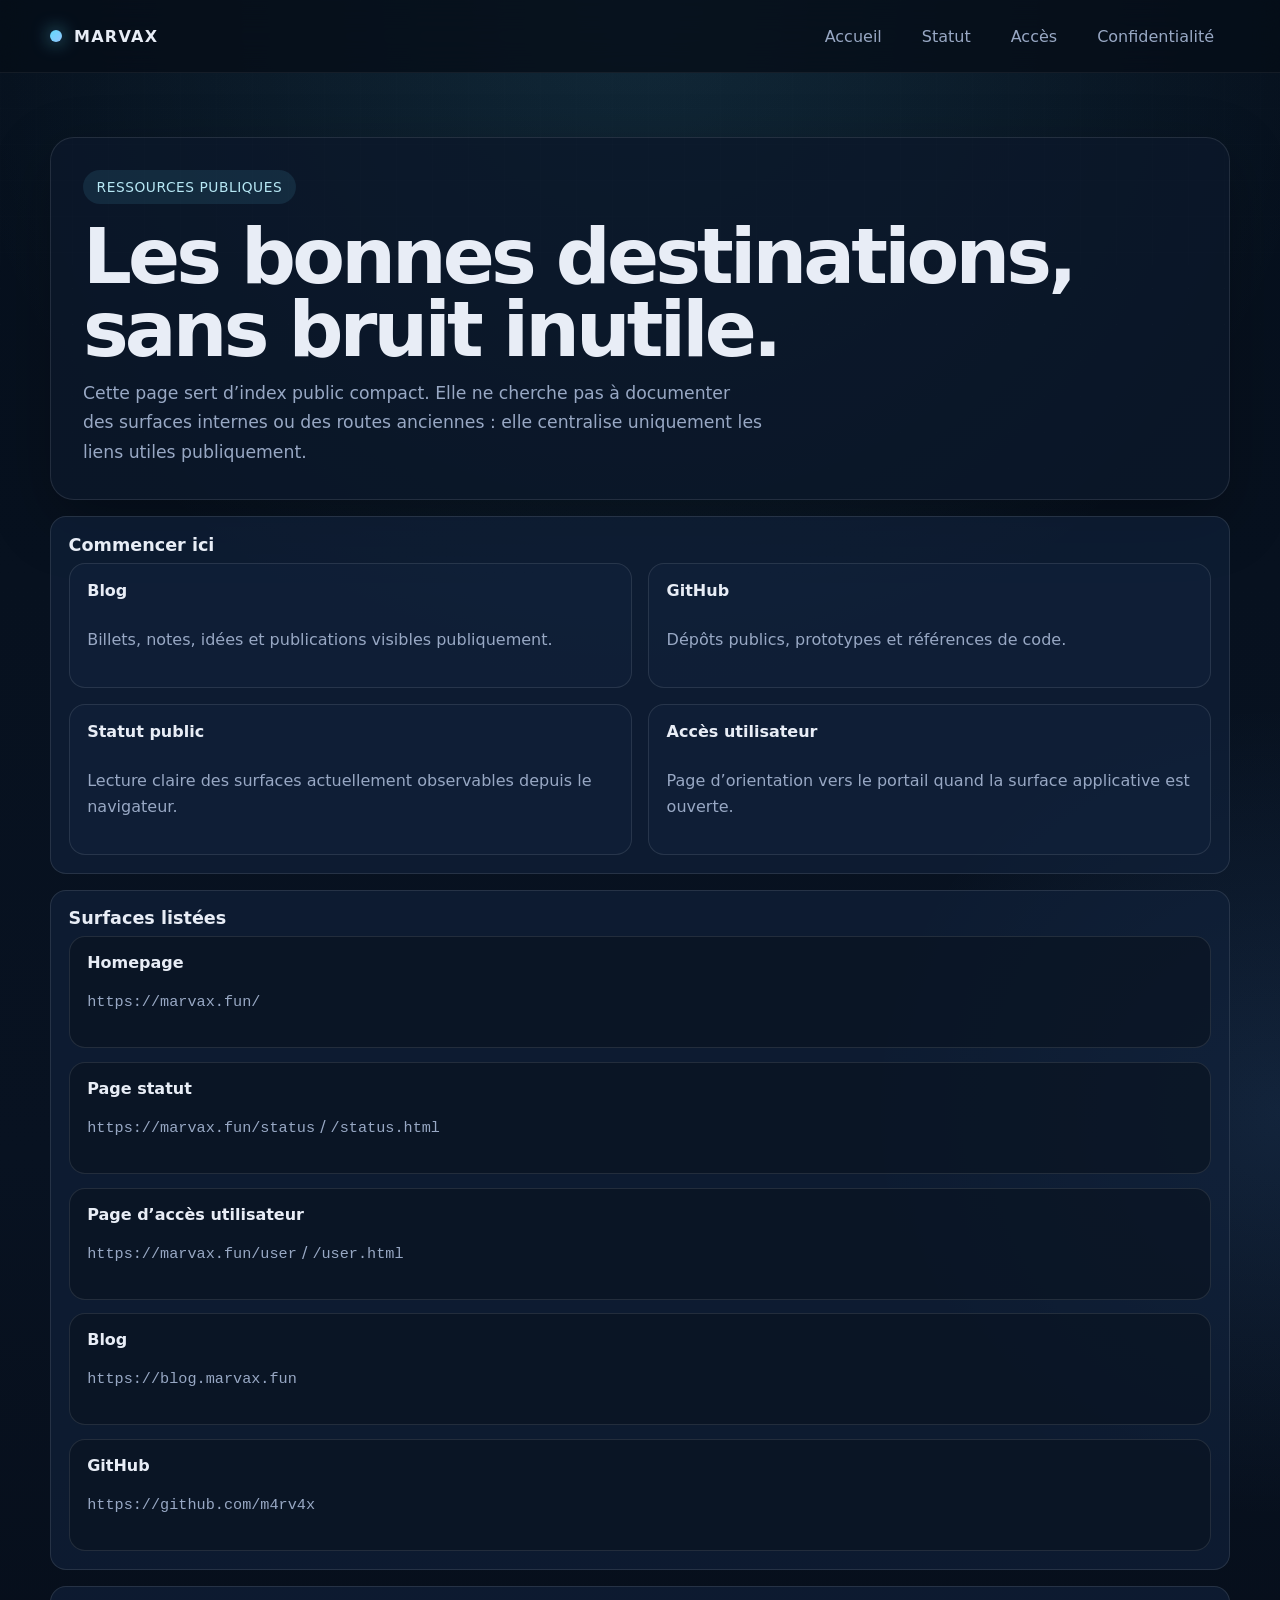
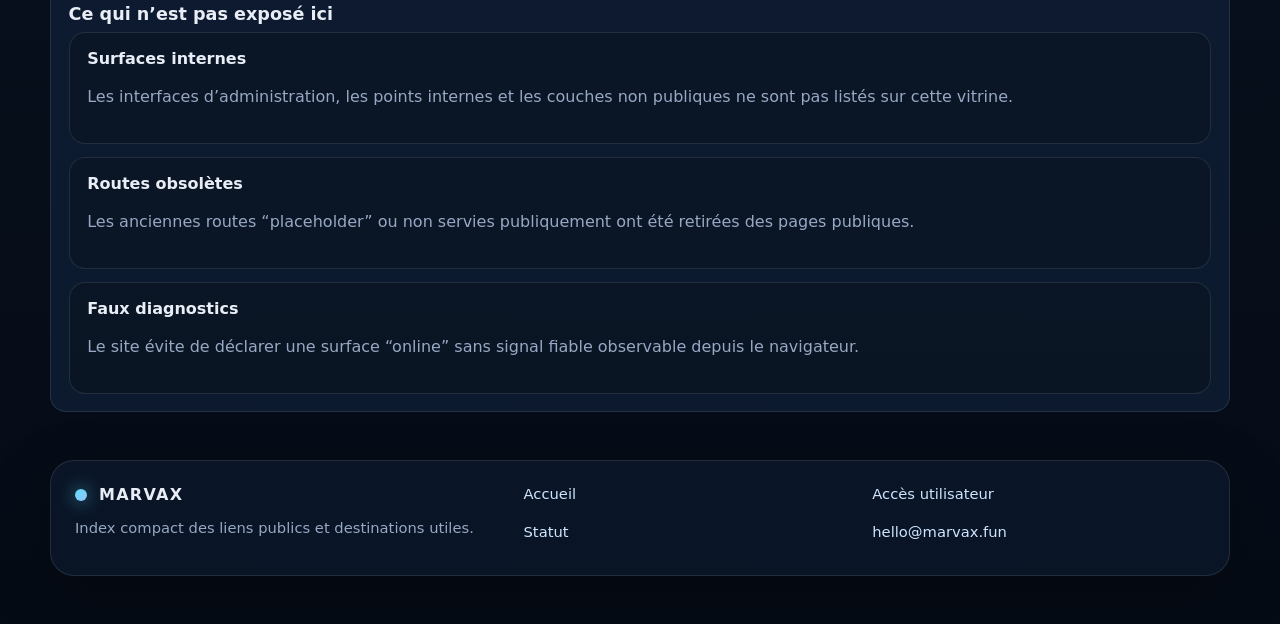
<file: docs.html>
<!doctype html>
<html lang="fr">
<head>
  <meta charset="utf-8" />
  <meta name="viewport" content="width=device-width, initial-scale=1" />
  <title>Marvax — ressources publiques</title>
  <meta name="description" content="Ressources publiques Marvax : blog, GitHub, page statut, accès utilisateur et périmètre public." />
  <link rel="canonical" href="https://marvax.fun/docs" />
  <link rel="stylesheet" href="/assets/site.css" />
</head>
<body>
  <header class="site-header">
    <div class="wrapper navbar">
      <a class="brand" href="/index.html"><span class="brand-mark" aria-hidden="true"></span><span>Marvax</span></a>
      <nav class="nav-links" aria-label="Navigation principale">
        <a href="/index.html">Accueil</a>
        <a href="/status.html">Statut</a>
        <a href="/user.html">Accès</a>
        <a href="/privacy.html">Confidentialité</a>
      </nav>
    </div>
  </header>

  <main class="page-hero">
    <div class="wrapper stack">
      <section class="panel">
        <div class="kicker">Ressources publiques</div>
        <h1>Les bonnes destinations, sans bruit inutile.</h1>
        <p class="lead">
          Cette page sert d’index public compact. Elle ne cherche pas à documenter des surfaces internes ou des routes anciennes : elle centralise uniquement les liens utiles publiquement.
        </p>
      </section>

      <section class="page-block">
        <h2>Commencer ici</h2>
        <div class="link-grid">
          <a class="link-card" href="https://blog.marvax.fun" target="_blank" rel="noopener noreferrer">
            <strong>Blog</strong>
            <p>Billets, notes, idées et publications visibles publiquement.</p>
          </a>
          <a class="link-card" href="https://github.com/m4rv4x" target="_blank" rel="noopener noreferrer">
            <strong>GitHub</strong>
            <p>Dépôts publics, prototypes et références de code.</p>
          </a>
          <a class="link-card" href="/status.html">
            <strong>Statut public</strong>
            <p>Lecture claire des surfaces actuellement observables depuis le navigateur.</p>
          </a>
          <a class="link-card" href="/user.html">
            <strong>Accès utilisateur</strong>
            <p>Page d’orientation vers le portail quand la surface applicative est ouverte.</p>
          </a>
        </div>
      </section>

      <section class="page-block">
        <h2>Surfaces listées</h2>
        <div class="listing">
          <div class="listing-item">
            <strong>Homepage</strong>
            <p><code>https://marvax.fun/</code></p>
          </div>
          <div class="listing-item">
            <strong>Page statut</strong>
            <p><code>https://marvax.fun/status</code> / <code>/status.html</code></p>
          </div>
          <div class="listing-item">
            <strong>Page d’accès utilisateur</strong>
            <p><code>https://marvax.fun/user</code> / <code>/user.html</code></p>
          </div>
          <div class="listing-item">
            <strong>Blog</strong>
            <p><code>https://blog.marvax.fun</code></p>
          </div>
          <div class="listing-item">
            <strong>GitHub</strong>
            <p><code>https://github.com/m4rv4x</code></p>
          </div>
        </div>
      </section>

      <section class="page-block">
        <h2>Ce qui n’est pas exposé ici</h2>
        <div class="listing">
          <div class="listing-item">
            <strong>Surfaces internes</strong>
            <p>Les interfaces d’administration, les points internes et les couches non publiques ne sont pas listés sur cette vitrine.</p>
          </div>
          <div class="listing-item">
            <strong>Routes obsolètes</strong>
            <p>Les anciennes routes “placeholder” ou non servies publiquement ont été retirées des pages publiques.</p>
          </div>
          <div class="listing-item">
            <strong>Faux diagnostics</strong>
            <p>Le site évite de déclarer une surface “online” sans signal fiable observable depuis le navigateur.</p>
          </div>
        </div>
      </section>
    </div>
  </main>

  <footer class="site-footer">
    <div class="wrapper panel footer-grid">
      <div>
        <div class="brand"><span class="brand-mark" aria-hidden="true"></span><span>Marvax</span></div>
        <p class="small">Index compact des liens publics et destinations utiles.</p>
      </div>
      <div class="footer-list small">
        <a href="/index.html">Accueil</a>
        <a href="/status.html">Statut</a>
      </div>
      <div class="footer-list small">
        <a href="/user.html">Accès utilisateur</a>
        <a href="mailto:hello@marvax.fun">hello@marvax.fun</a>
      </div>
    </div>
  </footer>
</body>
</html>
</file>
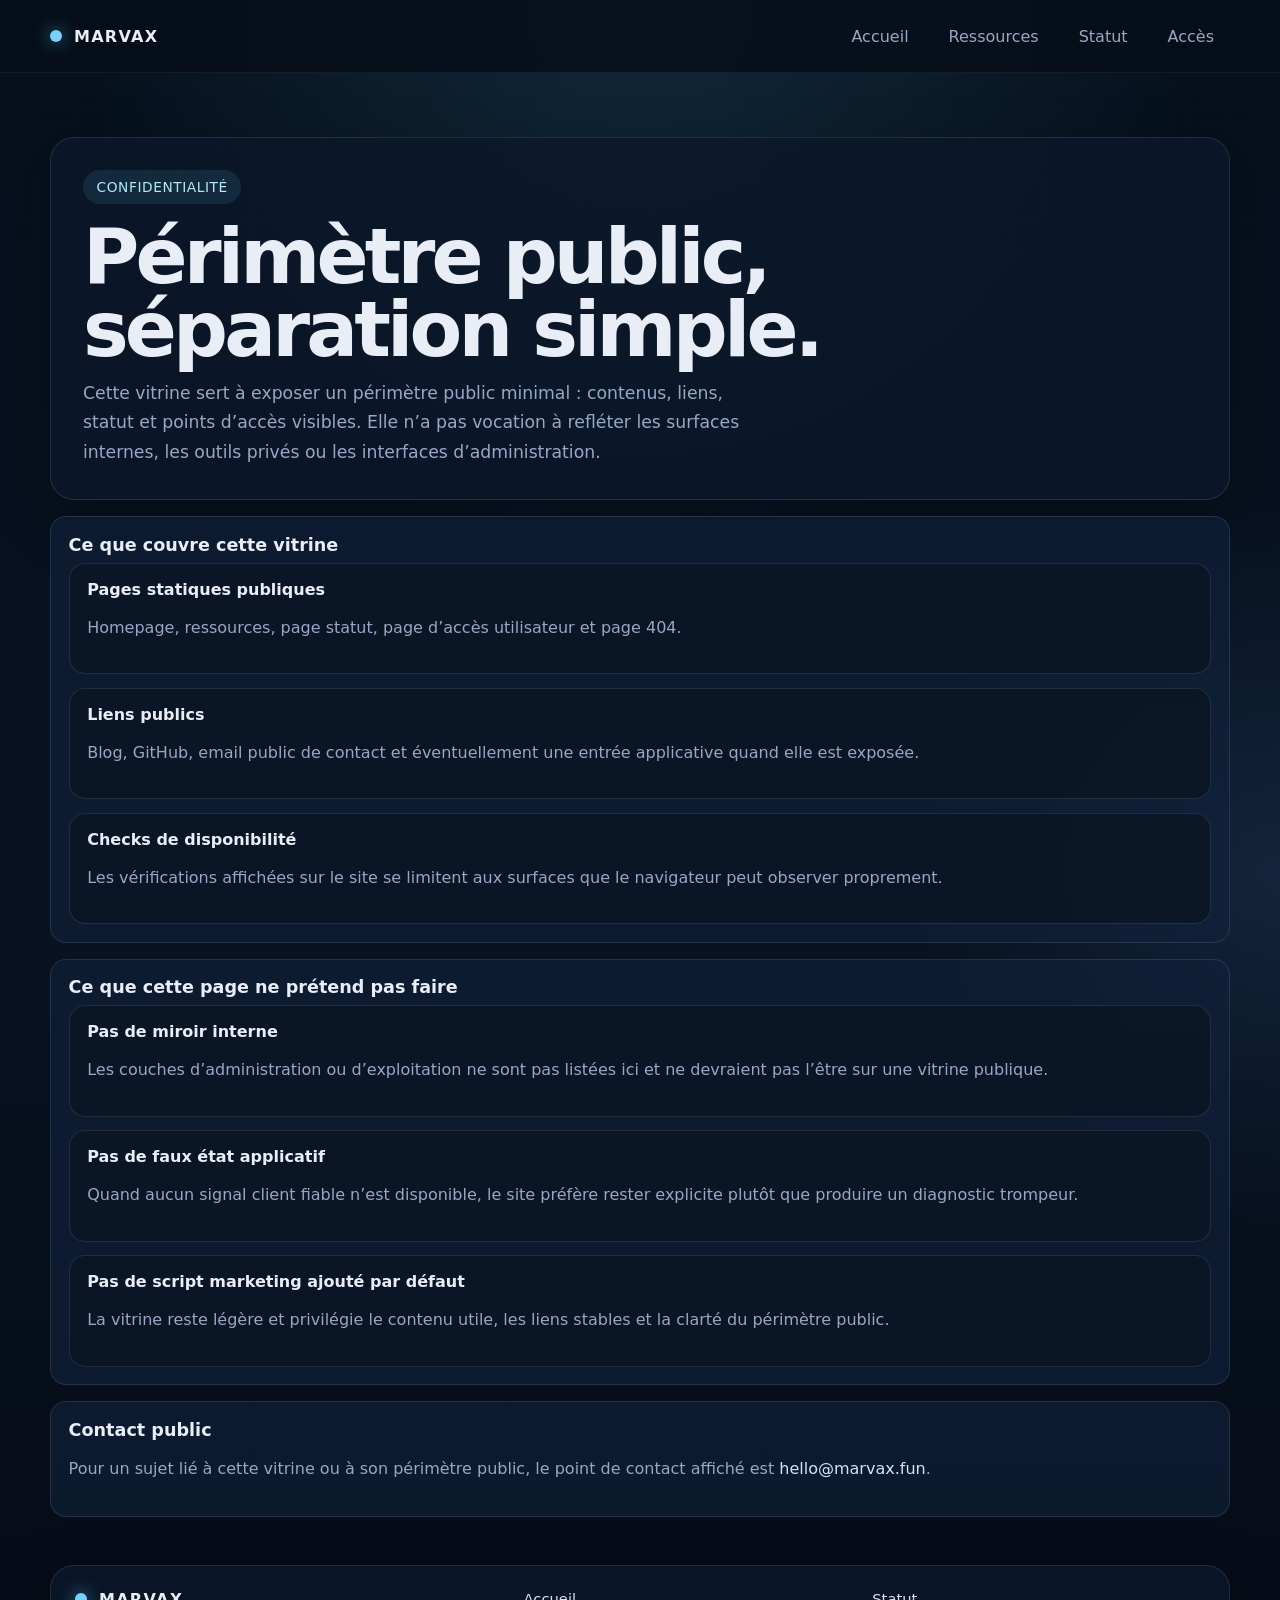
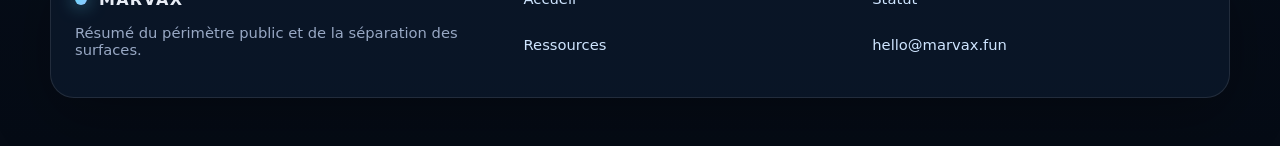
<file: privacy.html>
<!doctype html>
<html lang="fr">
<head>
  <meta charset="utf-8" />
  <meta name="viewport" content="width=device-width, initial-scale=1" />
  <title>Marvax — confidentialité et périmètre public</title>
  <meta name="description" content="Résumé du périmètre public de Marvax, de la séparation des surfaces et des points de contact publics." />
  <link rel="canonical" href="https://marvax.fun/privacy" />
  <link rel="stylesheet" href="/assets/site.css" />
</head>
<body>
  <header class="site-header">
    <div class="wrapper navbar">
      <a class="brand" href="/index.html"><span class="brand-mark" aria-hidden="true"></span><span>Marvax</span></a>
      <nav class="nav-links" aria-label="Navigation principale">
        <a href="/index.html">Accueil</a>
        <a href="/docs.html">Ressources</a>
        <a href="/status.html">Statut</a>
        <a href="/user.html">Accès</a>
      </nav>
    </div>
  </header>

  <main class="page-hero">
    <div class="wrapper stack">
      <section class="panel">
        <div class="kicker">Confidentialité</div>
        <h1>Périmètre public, séparation simple.</h1>
        <p class="lead">
          Cette vitrine sert à exposer un périmètre public minimal : contenus, liens, statut et points d’accès visibles. Elle n’a pas vocation à refléter les surfaces internes, les outils privés ou les interfaces d’administration.
        </p>
      </section>

      <section class="page-block">
        <h2>Ce que couvre cette vitrine</h2>
        <div class="listing">
          <div class="listing-item">
            <strong>Pages statiques publiques</strong>
            <p>Homepage, ressources, page statut, page d’accès utilisateur et page 404.</p>
          </div>
          <div class="listing-item">
            <strong>Liens publics</strong>
            <p>Blog, GitHub, email public de contact et éventuellement une entrée applicative quand elle est exposée.</p>
          </div>
          <div class="listing-item">
            <strong>Checks de disponibilité</strong>
            <p>Les vérifications affichées sur le site se limitent aux surfaces que le navigateur peut observer proprement.</p>
          </div>
        </div>
      </section>

      <section class="page-block">
        <h2>Ce que cette page ne prétend pas faire</h2>
        <div class="listing">
          <div class="listing-item">
            <strong>Pas de miroir interne</strong>
            <p>Les couches d’administration ou d’exploitation ne sont pas listées ici et ne devraient pas l’être sur une vitrine publique.</p>
          </div>
          <div class="listing-item">
            <strong>Pas de faux état applicatif</strong>
            <p>Quand aucun signal client fiable n’est disponible, le site préfère rester explicite plutôt que produire un diagnostic trompeur.</p>
          </div>
          <div class="listing-item">
            <strong>Pas de script marketing ajouté par défaut</strong>
            <p>La vitrine reste légère et privilégie le contenu utile, les liens stables et la clarté du périmètre public.</p>
          </div>
        </div>
      </section>

      <section class="page-block">
        <h2>Contact public</h2>
        <p>Pour un sujet lié à cette vitrine ou à son périmètre public, le point de contact affiché est <a class="text-link" href="mailto:hello@marvax.fun">hello@marvax.fun</a>.</p>
      </section>
    </div>
  </main>

  <footer class="site-footer">
    <div class="wrapper panel footer-grid">
      <div>
        <div class="brand"><span class="brand-mark" aria-hidden="true"></span><span>Marvax</span></div>
        <p class="small">Résumé du périmètre public et de la séparation des surfaces.</p>
      </div>
      <div class="footer-list small">
        <a href="/index.html">Accueil</a>
        <a href="/docs.html">Ressources</a>
      </div>
      <div class="footer-list small">
        <a href="/status.html">Statut</a>
        <a href="mailto:hello@marvax.fun">hello@marvax.fun</a>
      </div>
    </div>
  </footer>
</body>
</html>
</file>
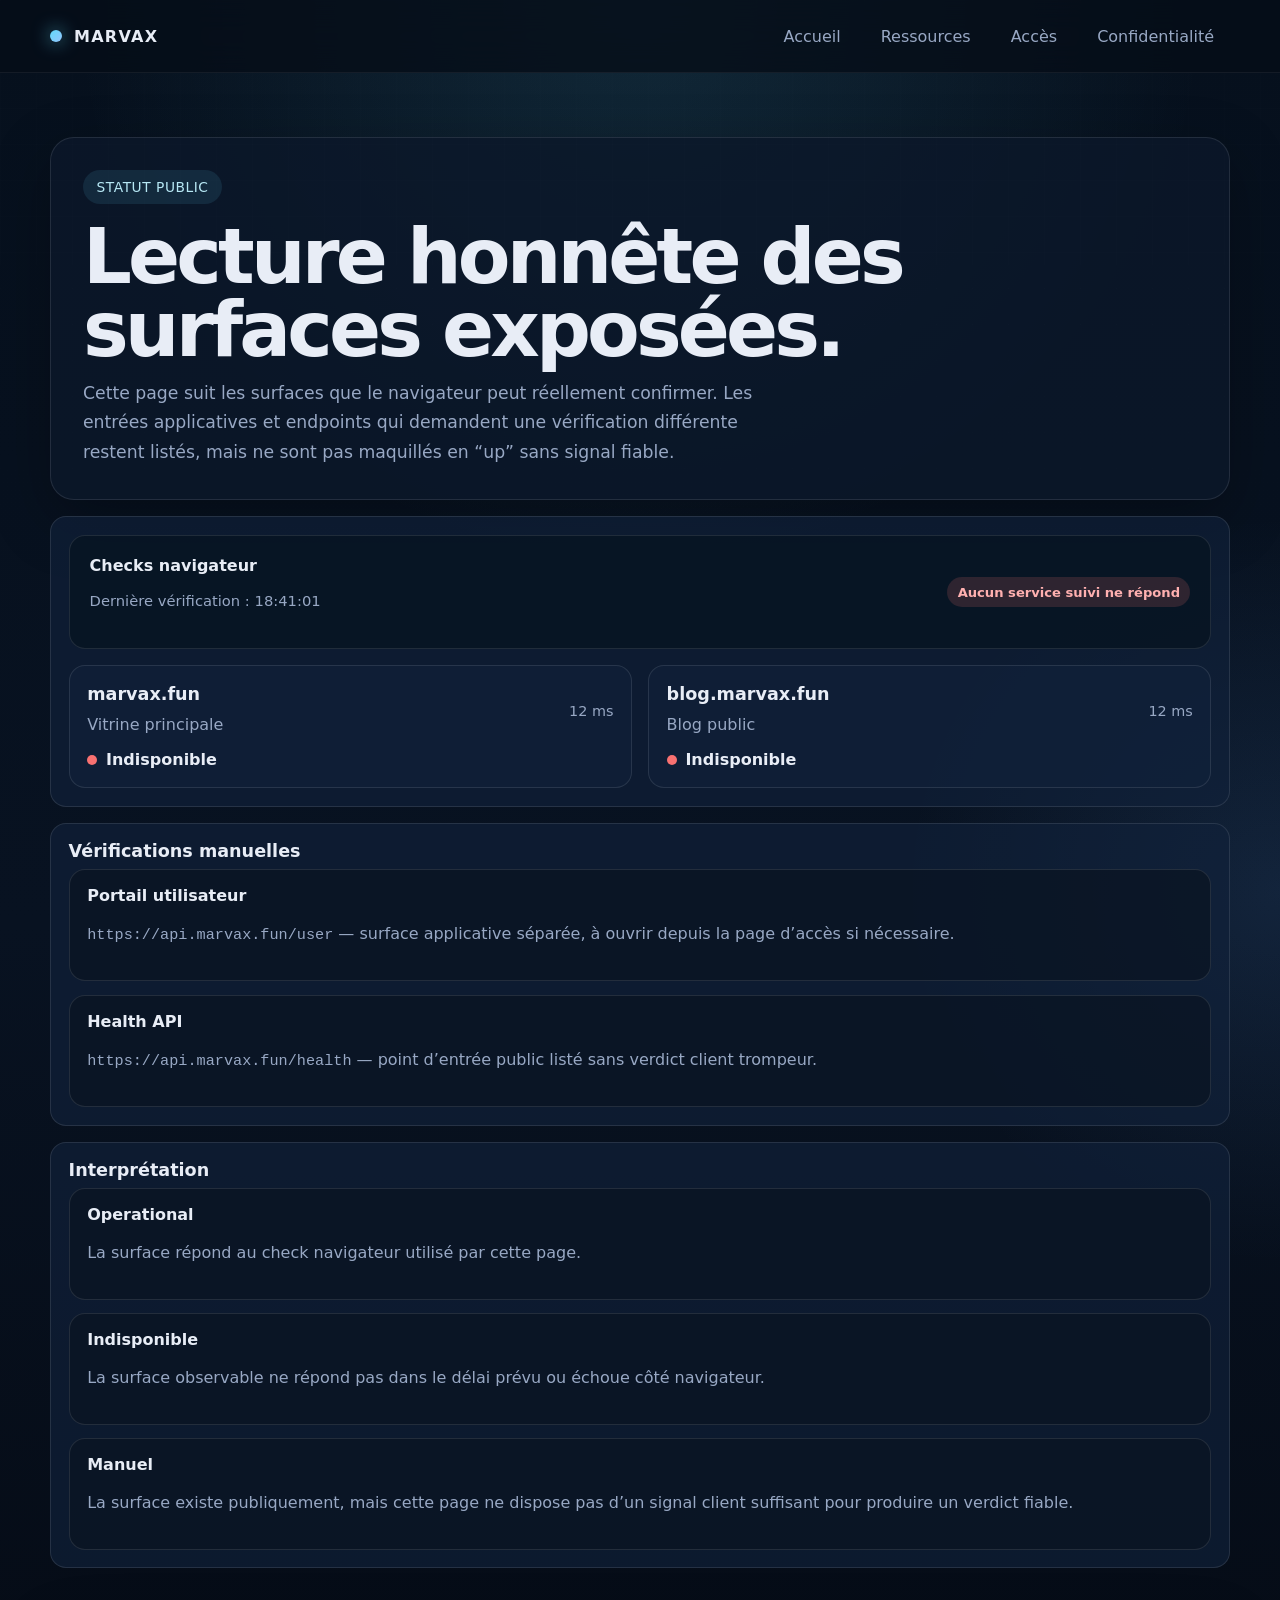
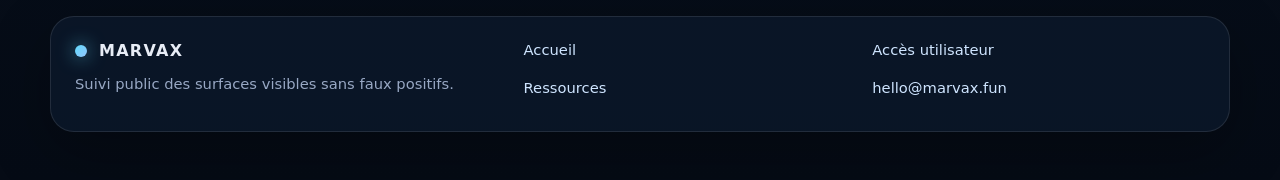
<file: status.html>
<!doctype html>
<html lang="fr">
<head>
  <meta charset="utf-8" />
  <meta name="viewport" content="width=device-width, initial-scale=1" />
  <title>Marvax — statut public</title>
  <meta name="description" content="Suivi public des surfaces visibles de Marvax, avec distinction entre checks navigateur et vérifications manuelles." />
  <link rel="canonical" href="https://marvax.fun/status" />
  <link rel="stylesheet" href="/assets/site.css" />
</head>
<body>
  <header class="site-header">
    <div class="wrapper navbar">
      <a class="brand" href="/index.html"><span class="brand-mark" aria-hidden="true"></span><span>Marvax</span></a>
      <nav class="nav-links" aria-label="Navigation principale">
        <a href="/index.html">Accueil</a>
        <a href="/docs.html">Ressources</a>
        <a href="/user.html">Accès</a>
        <a href="/privacy.html">Confidentialité</a>
      </nav>
    </div>
  </header>

  <main class="page-hero">
    <div class="wrapper stack">
      <section class="panel">
        <div class="kicker">Statut public</div>
        <h1>Lecture honnête des surfaces exposées.</h1>
        <p class="lead">
          Cette page suit les surfaces que le navigateur peut réellement confirmer. Les entrées applicatives et endpoints qui demandent une vérification différente restent listés, mais ne sont pas maquillés en “up” sans signal fiable.
        </p>
      </section>

      <section class="page-block">
        <div class="status-board" data-status-board data-interval="60000" data-timeout="8000">
          <div class="status-overview">
            <div>
              <strong>Checks navigateur</strong>
              <p class="small">Dernière vérification : <span data-role="timestamp">—</span></p>
            </div>
            <span class="badge-neutral" data-role="overall">En attente de vérification</span>
          </div>

          <div class="status-grid">
            <article class="status-card" data-service-url="https://marvax.fun">
              <div class="status-row">
                <div>
                  <h3>marvax.fun</h3>
                  <div class="status-url">Vitrine principale</div>
                </div>
                <span class="status-time" data-role="time">—</span>
              </div>
              <div class="status-label"><span class="status-dot checking" data-role="dot"></span><span data-role="label">Checking</span></div>
            </article>

            <article class="status-card" data-service-url="https://blog.marvax.fun">
              <div class="status-row">
                <div>
                  <h3>blog.marvax.fun</h3>
                  <div class="status-url">Blog public</div>
                </div>
                <span class="status-time" data-role="time">—</span>
              </div>
              <div class="status-label"><span class="status-dot checking" data-role="dot"></span><span data-role="label">Checking</span></div>
            </article>
          </div>
        </div>
      </section>

      <section class="page-block">
        <h2>Vérifications manuelles</h2>
        <div class="listing">
          <div class="listing-item">
            <strong>Portail utilisateur</strong>
            <p><code>https://api.marvax.fun/user</code> — surface applicative séparée, à ouvrir depuis la page d’accès si nécessaire.</p>
          </div>
          <div class="listing-item">
            <strong>Health API</strong>
            <p><code>https://api.marvax.fun/health</code> — point d’entrée public listé sans verdict client trompeur.</p>
          </div>
        </div>
      </section>

      <section class="page-block">
        <h2>Interprétation</h2>
        <div class="listing">
          <div class="listing-item">
            <strong>Operational</strong>
            <p>La surface répond au check navigateur utilisé par cette page.</p>
          </div>
          <div class="listing-item">
            <strong>Indisponible</strong>
            <p>La surface observable ne répond pas dans le délai prévu ou échoue côté navigateur.</p>
          </div>
          <div class="listing-item">
            <strong>Manuel</strong>
            <p>La surface existe publiquement, mais cette page ne dispose pas d’un signal client suffisant pour produire un verdict fiable.</p>
          </div>
        </div>
      </section>
    </div>
  </main>

  <footer class="site-footer">
    <div class="wrapper panel footer-grid">
      <div>
        <div class="brand"><span class="brand-mark" aria-hidden="true"></span><span>Marvax</span></div>
        <p class="small">Suivi public des surfaces visibles sans faux positifs.</p>
      </div>
      <div class="footer-list small">
        <a href="/index.html">Accueil</a>
        <a href="/docs.html">Ressources</a>
      </div>
      <div class="footer-list small">
        <a href="/user.html">Accès utilisateur</a>
        <a href="mailto:hello@marvax.fun">hello@marvax.fun</a>
      </div>
    </div>
  </footer>

  <script src="/assets/status.js" defer></script>
</body>
</html>
</file>
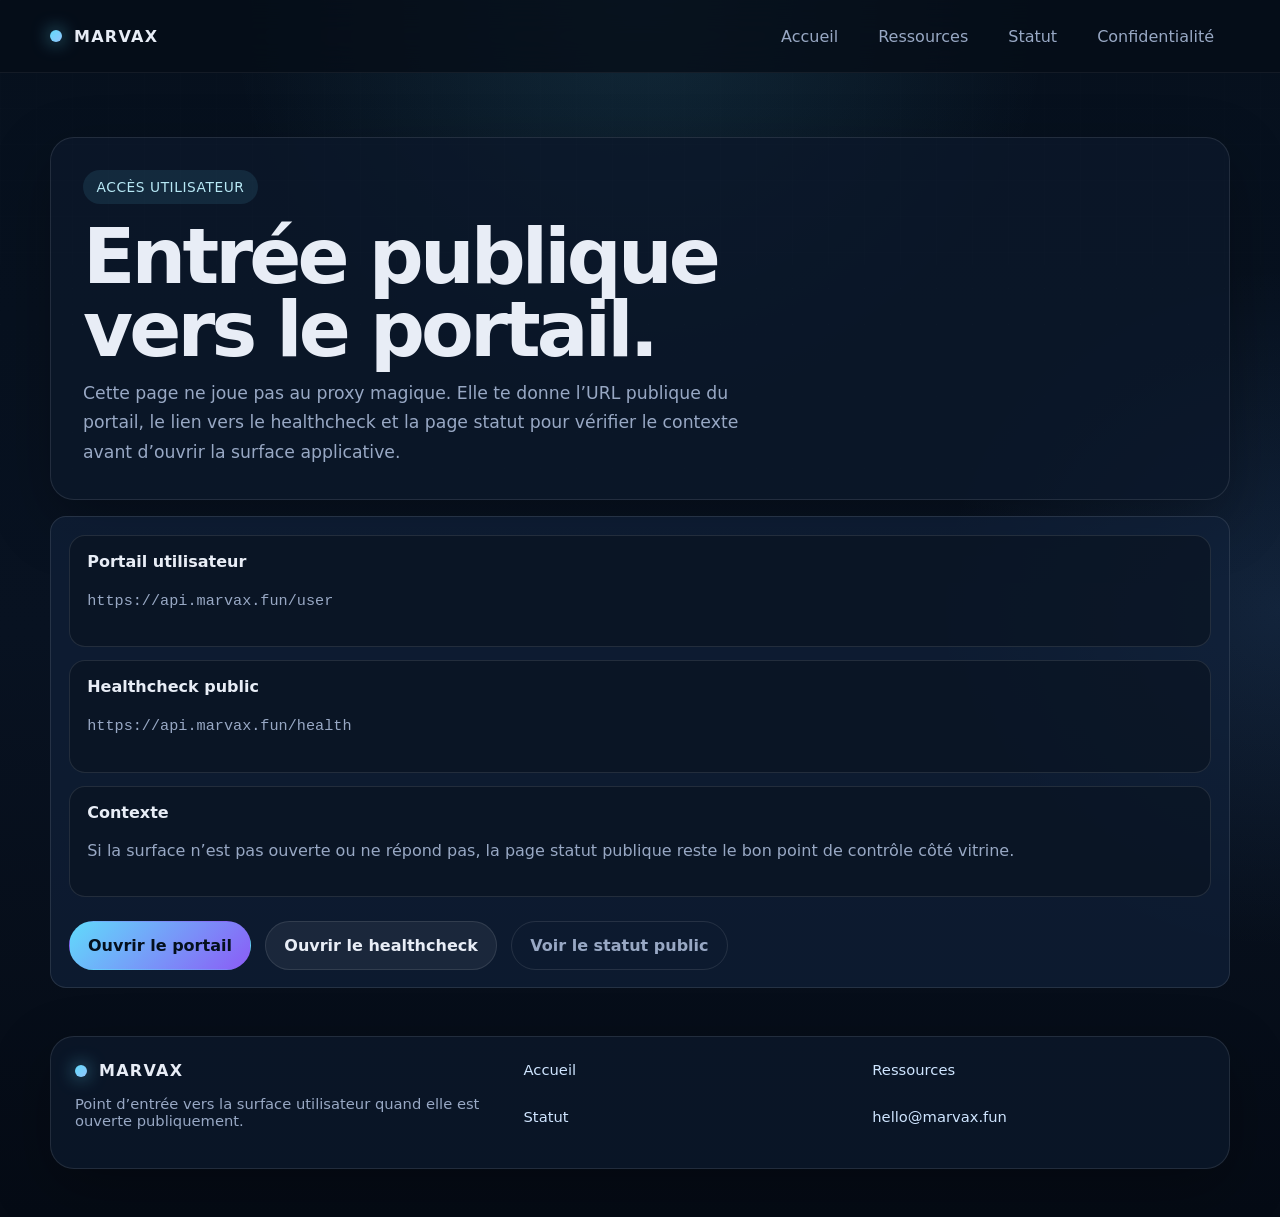
<file: user.html>
<!doctype html>
<html lang="fr">
<head>
  <meta charset="utf-8" />
  <meta name="viewport" content="width=device-width, initial-scale=1" />
  <title>Marvax — accès utilisateur</title>
  <meta name="description" content="Point d’accès public vers le portail utilisateur Marvax et rappel des surfaces associées." />
  <link rel="canonical" href="https://marvax.fun/user" />
  <link rel="stylesheet" href="/assets/site.css" />
</head>
<body>
  <header class="site-header">
    <div class="wrapper navbar">
      <a class="brand" href="/index.html"><span class="brand-mark" aria-hidden="true"></span><span>Marvax</span></a>
      <nav class="nav-links" aria-label="Navigation principale">
        <a href="/index.html">Accueil</a>
        <a href="/docs.html">Ressources</a>
        <a href="/status.html">Statut</a>
        <a href="/privacy.html">Confidentialité</a>
      </nav>
    </div>
  </header>

  <main class="page-hero">
    <div class="wrapper stack">
      <section class="panel">
        <div class="kicker">Accès utilisateur</div>
        <h1>Entrée publique vers le portail.</h1>
        <p class="lead">
          Cette page ne joue pas au proxy magique. Elle te donne l’URL publique du portail, le lien vers le healthcheck et la page statut pour vérifier le contexte avant d’ouvrir la surface applicative.
        </p>
      </section>

      <section class="page-block">
        <div class="listing">
          <div class="listing-item">
            <strong>Portail utilisateur</strong>
            <p><code>https://api.marvax.fun/user</code></p>
          </div>
          <div class="listing-item">
            <strong>Healthcheck public</strong>
            <p><code>https://api.marvax.fun/health</code></p>
          </div>
          <div class="listing-item">
            <strong>Contexte</strong>
            <p>Si la surface n’est pas ouverte ou ne répond pas, la page statut publique reste le bon point de contrôle côté vitrine.</p>
          </div>
        </div>

        <div class="hero-actions">
          <a class="button" href="https://api.marvax.fun/user" target="_self">Ouvrir le portail</a>
          <a class="button-secondary" href="https://api.marvax.fun/health" target="_blank" rel="noopener noreferrer">Ouvrir le healthcheck</a>
          <a class="button-ghost" href="/status.html">Voir le statut public</a>
        </div>
      </section>
    </div>
  </main>

  <footer class="site-footer">
    <div class="wrapper panel footer-grid">
      <div>
        <div class="brand"><span class="brand-mark" aria-hidden="true"></span><span>Marvax</span></div>
        <p class="small">Point d’entrée vers la surface utilisateur quand elle est ouverte publiquement.</p>
      </div>
      <div class="footer-list small">
        <a href="/index.html">Accueil</a>
        <a href="/status.html">Statut</a>
      </div>
      <div class="footer-list small">
        <a href="/docs.html">Ressources</a>
        <a href="mailto:hello@marvax.fun">hello@marvax.fun</a>
      </div>
    </div>
  </footer>
</body>
</html>
</file>
<file: assets/site.css>
:root {
  --bg: #07111f;
  --bg-alt: #0c1729;
  --surface: rgba(11, 24, 42, 0.82);
  --surface-strong: #10213a;
  --surface-soft: rgba(17, 33, 58, 0.68);
  --text: #e8edf6;
  --muted: #98a8c4;
  --line: rgba(255, 255, 255, 0.1);
  --accent: #61dafb;
  --accent-strong: #3bb8db;
  --success: #34d399;
  --warning: #fbbf24;
  --danger: #f87171;
  --shadow: 0 20px 60px rgba(0, 0, 0, 0.28);
  --radius-lg: 24px;
  --radius-md: 16px;
  --radius-sm: 12px;
  --container: 1180px;
}

* {
  box-sizing: border-box;
}

html {
  scroll-behavior: smooth;
}

body {
  margin: 0;
  font-family: Inter, ui-sans-serif, system-ui, -apple-system, BlinkMacSystemFont, "Segoe UI", sans-serif;
  background:
    radial-gradient(circle at top, rgba(97, 218, 251, 0.12), transparent 30%),
    radial-gradient(circle at right, rgba(96, 165, 250, 0.12), transparent 24%),
    linear-gradient(180deg, #06101d 0%, #081221 52%, #050b15 100%);
  color: var(--text);
  min-height: 100vh;
}

body::before {
  content: "";
  position: fixed;
  inset: 0;
  pointer-events: none;
  background-image:
    linear-gradient(rgba(255,255,255,0.018) 1px, transparent 1px),
    linear-gradient(90deg, rgba(255,255,255,0.018) 1px, transparent 1px);
  background-size: 36px 36px;
  mask-image: linear-gradient(180deg, rgba(0,0,0,0.45), transparent 88%);
}

img {
  max-width: 100%;
  display: block;
}

a {
  color: inherit;
  text-decoration: none;
}

code {
  font-family: "SFMono-Regular", Consolas, "Liberation Mono", Menlo, monospace;
  font-size: 0.95em;
}

.wrapper {
  width: min(var(--container), calc(100vw - 2rem));
  margin: 0 auto;
}

.site-header {
  position: sticky;
  top: 0;
  z-index: 20;
  backdrop-filter: blur(18px);
  background: rgba(6, 13, 24, 0.78);
  border-bottom: 1px solid rgba(255, 255, 255, 0.06);
}

.navbar {
  display: flex;
  align-items: center;
  justify-content: space-between;
  gap: 1rem;
  min-height: 72px;
}

.brand {
  display: inline-flex;
  align-items: center;
  gap: 0.75rem;
  font-weight: 700;
  letter-spacing: 0.08em;
  text-transform: uppercase;
}

.brand-mark {
  width: 12px;
  height: 12px;
  border-radius: 999px;
  background: linear-gradient(135deg, var(--accent), #93c5fd);
  box-shadow: 0 0 18px rgba(97, 218, 251, 0.7);
}

.nav-links {
  display: flex;
  flex-wrap: wrap;
  gap: 0.5rem;
}

.nav-links a {
  padding: 0.7rem 1rem;
  border-radius: 999px;
  color: var(--muted);
  transition: 0.2s ease;
}

.nav-links a:hover,
.nav-links a:focus-visible {
  color: var(--text);
  background: rgba(255, 255, 255, 0.06);
  outline: none;
}

.hero {
  padding: 5rem 0 3rem;
}

.hero-grid {
  display: grid;
  grid-template-columns: minmax(0, 1.25fr) minmax(320px, 0.75fr);
  gap: 1.5rem;
  align-items: stretch;
}

.panel {
  background: var(--surface);
  border: 1px solid var(--line);
  border-radius: var(--radius-lg);
  box-shadow: var(--shadow);
}

.hero-copy {
  padding: 2rem;
}

.kicker {
  display: inline-flex;
  align-items: center;
  gap: 0.6rem;
  padding: 0.55rem 0.85rem;
  border-radius: 999px;
  background: rgba(97, 218, 251, 0.1);
  color: #b7e8f5;
  font-size: 0.86rem;
  letter-spacing: 0.04em;
  text-transform: uppercase;
}

.hero h1,
.page-hero h1 {
  margin: 1rem 0 0.75rem;
  font-size: clamp(2.6rem, 7vw, 4.8rem);
  line-height: 0.96;
  letter-spacing: -0.05em;
  text-wrap: balance;
}

.lead {
  margin: 0;
  font-size: 1.08rem;
  line-height: 1.7;
  color: var(--muted);
  max-width: 62ch;
}

.hero-actions,
.inline-actions {
  display: flex;
  flex-wrap: wrap;
  gap: 0.85rem;
  margin-top: 1.5rem;
}

.button,
.button-secondary,
.button-ghost {
  display: inline-flex;
  align-items: center;
  justify-content: center;
  min-height: 46px;
  padding: 0.85rem 1.15rem;
  border-radius: 999px;
  border: 1px solid transparent;
  font-weight: 600;
  transition: transform 0.18s ease, background 0.18s ease, border-color 0.18s ease, opacity 0.18s ease;
}

.button:hover,
.button-secondary:hover,
.button-ghost:hover,
.button:focus-visible,
.button-secondary:focus-visible,
.button-ghost:focus-visible {
  transform: translateY(-1px);
  outline: none;
}

.button {
  background: linear-gradient(135deg, var(--accent), #8b5cf6);
  color: #04101d;
}

.button-secondary {
  background: rgba(255, 255, 255, 0.06);
  border-color: var(--line);
  color: var(--text);
}

.button-ghost {
  color: var(--muted);
  border-color: var(--line);
  background: transparent;
}

.hero-side {
  padding: 1.5rem;
  display: grid;
  gap: 1rem;
}

.metric-grid,
.card-grid,
.link-grid,
.status-grid,
.docs-grid,
.info-grid {
  display: grid;
  gap: 1rem;
}

.metric-grid,
.card-grid,
.link-grid,
.docs-grid,
.info-grid {
  grid-template-columns: repeat(2, minmax(0, 1fr));
}

.metric,
.card,
.link-card,
.info-card,
.doc-card,
.status-card,
.notice,
.callout,
.page-block {
  background: var(--surface-soft);
  border: 1px solid var(--line);
  border-radius: var(--radius-md);
}

.metric,
.card,
.link-card,
.info-card,
.doc-card,
.status-card,
.notice,
.page-block {
  padding: 1.1rem;
}

.metric strong,
.info-card strong,
.doc-card strong,
.card strong {
  display: block;
  font-size: 1rem;
  margin-bottom: 0.35rem;
}

.metric span,
.card p,
.link-card p,
.info-card p,
.doc-card p,
.notice p,
.page-block p,
.listing p,
.status-meta,
.status-url {
  color: var(--muted);
  line-height: 1.65;
}

.card h3,
.info-card h3,
.doc-card h3,
.status-card h3,
.page-block h2,
.page-block h3 {
  margin: 0 0 0.5rem;
  font-size: 1.1rem;
}

.section {
  padding: 1.4rem 0 3rem;
}

.section-header {
  margin-bottom: 1rem;
}

.section-header h2 {
  margin: 0 0 0.45rem;
  font-size: clamp(1.7rem, 3vw, 2.3rem);
  letter-spacing: -0.03em;
}

.section-header p {
  margin: 0;
  color: var(--muted);
  max-width: 62ch;
  line-height: 1.7;
}

.link-card,
.card,
.info-card,
.doc-card,
.status-card {
  display: flex;
  flex-direction: column;
  gap: 0.65rem;
}

.card-meta,
.link-meta,
.badge-row {
  display: flex;
  flex-wrap: wrap;
  gap: 0.5rem;
}

.badge,
.badge-neutral,
.badge-success,
.badge-warning,
.badge-danger {
  display: inline-flex;
  align-items: center;
  gap: 0.45rem;
  min-height: 30px;
  padding: 0.3rem 0.65rem;
  border-radius: 999px;
  font-size: 0.82rem;
  font-weight: 600;
}

.badge {
  background: rgba(97, 218, 251, 0.12);
  color: #bdefff;
}

.badge-neutral {
  background: rgba(148, 163, 184, 0.14);
  color: #d8e0f0;
}

.badge-success {
  background: rgba(52, 211, 153, 0.16);
  color: #9bf1ca;
}

.badge-warning {
  background: rgba(251, 191, 36, 0.16);
  color: #ffd86e;
}

.badge-danger {
  background: rgba(248, 113, 113, 0.16);
  color: #ffb0b0;
}

.status-board {
  display: grid;
  gap: 1rem;
}

.status-overview {
  display: flex;
  flex-wrap: wrap;
  justify-content: space-between;
  align-items: center;
  gap: 1rem;
  padding: 1.25rem;
  background: rgba(8, 20, 35, 0.85);
  border: 1px solid var(--line);
  border-radius: var(--radius-md);
}

.status-grid {
  grid-template-columns: repeat(2, minmax(0, 1fr));
}

.status-card {
  gap: 0.75rem;
}

.status-row {
  display: flex;
  align-items: center;
  justify-content: space-between;
  gap: 0.75rem;
}

.status-label {
  display: inline-flex;
  align-items: center;
  gap: 0.55rem;
  font-weight: 600;
}

.status-dot {
  width: 10px;
  height: 10px;
  border-radius: 999px;
  background: #94a3b8;
  box-shadow: 0 0 0 0 rgba(148, 163, 184, 0.45);
}

.status-dot.checking {
  animation: pulse 1.4s infinite;
}

.status-dot.up {
  background: var(--success);
}

.status-dot.down {
  background: var(--danger);
}

.status-time {
  font-size: 0.9rem;
  color: var(--muted);
}

.callout,
.notice {
  padding: 1rem 1.1rem;
}

.callout strong,
.notice strong {
  display: block;
  margin-bottom: 0.4rem;
}

.page-hero {
  padding: 4rem 0 1rem;
}

.page-hero .panel {
  padding: 2rem;
}

.stack {
  display: grid;
  gap: 1rem;
}

.listing {
  display: grid;
  gap: 0.85rem;
}

.listing-item {
  padding: 1rem 1.1rem;
  border: 1px solid var(--line);
  border-radius: var(--radius-md);
  background: rgba(10, 20, 34, 0.72);
}

.listing-item strong {
  display: block;
  margin-bottom: 0.35rem;
}

pre {
  margin: 0;
  padding: 1rem;
  border-radius: var(--radius-sm);
  border: 1px solid rgba(255, 255, 255, 0.08);
  overflow-x: auto;
  background: #06101e;
  color: #d8ebff;
  line-height: 1.6;
}

.site-footer {
  padding: 2rem 0 3rem;
}

.footer-grid {
  display: grid;
  grid-template-columns: 1.3fr 1fr 1fr;
  gap: 1rem;
  padding: 1.5rem;
}

.footer-list {
  display: grid;
  gap: 0.6rem;
}

.footer-list a,
.text-link {
  color: #cfe5ff;
}

.footer-list a:hover,
.text-link:hover,
.text-link:focus-visible {
  color: var(--accent);
  outline: none;
}

.small {
  font-size: 0.92rem;
  color: var(--muted);
}

.muted {
  color: var(--muted);
}

.center {
  text-align: center;
}

@keyframes pulse {
  0% {
    box-shadow: 0 0 0 0 rgba(148, 163, 184, 0.4);
    opacity: 1;
  }
  70% {
    box-shadow: 0 0 0 10px rgba(148, 163, 184, 0);
    opacity: 0.75;
  }
  100% {
    box-shadow: 0 0 0 0 rgba(148, 163, 184, 0);
    opacity: 1;
  }
}

@media (max-width: 920px) {
  .hero-grid,
  .footer-grid,
  .metric-grid,
  .card-grid,
  .link-grid,
  .docs-grid,
  .info-grid,
  .status-grid {
    grid-template-columns: 1fr;
  }

  .navbar {
    flex-direction: column;
    align-items: flex-start;
    padding: 0.9rem 0;
  }

  .hero {
    padding-top: 3.5rem;
  }
}

@media (max-width: 640px) {
  .wrapper {
    width: min(var(--container), calc(100vw - 1.2rem));
  }

  .hero-copy,
  .hero-side,
  .page-hero .panel,
  .page-block,
  .footer-grid {
    padding: 1.2rem;
  }

  .button,
  .button-secondary,
  .button-ghost,
  .nav-links a {
    width: 100%;
  }

  .hero-actions,
  .inline-actions,
  .nav-links {
    width: 100%;
  }
}

@media (prefers-reduced-motion: reduce) {
  html {
    scroll-behavior: auto;
  }

  *, *::before, *::after {
    animation: none !important;
    transition: none !important;
  }
}
</file>
